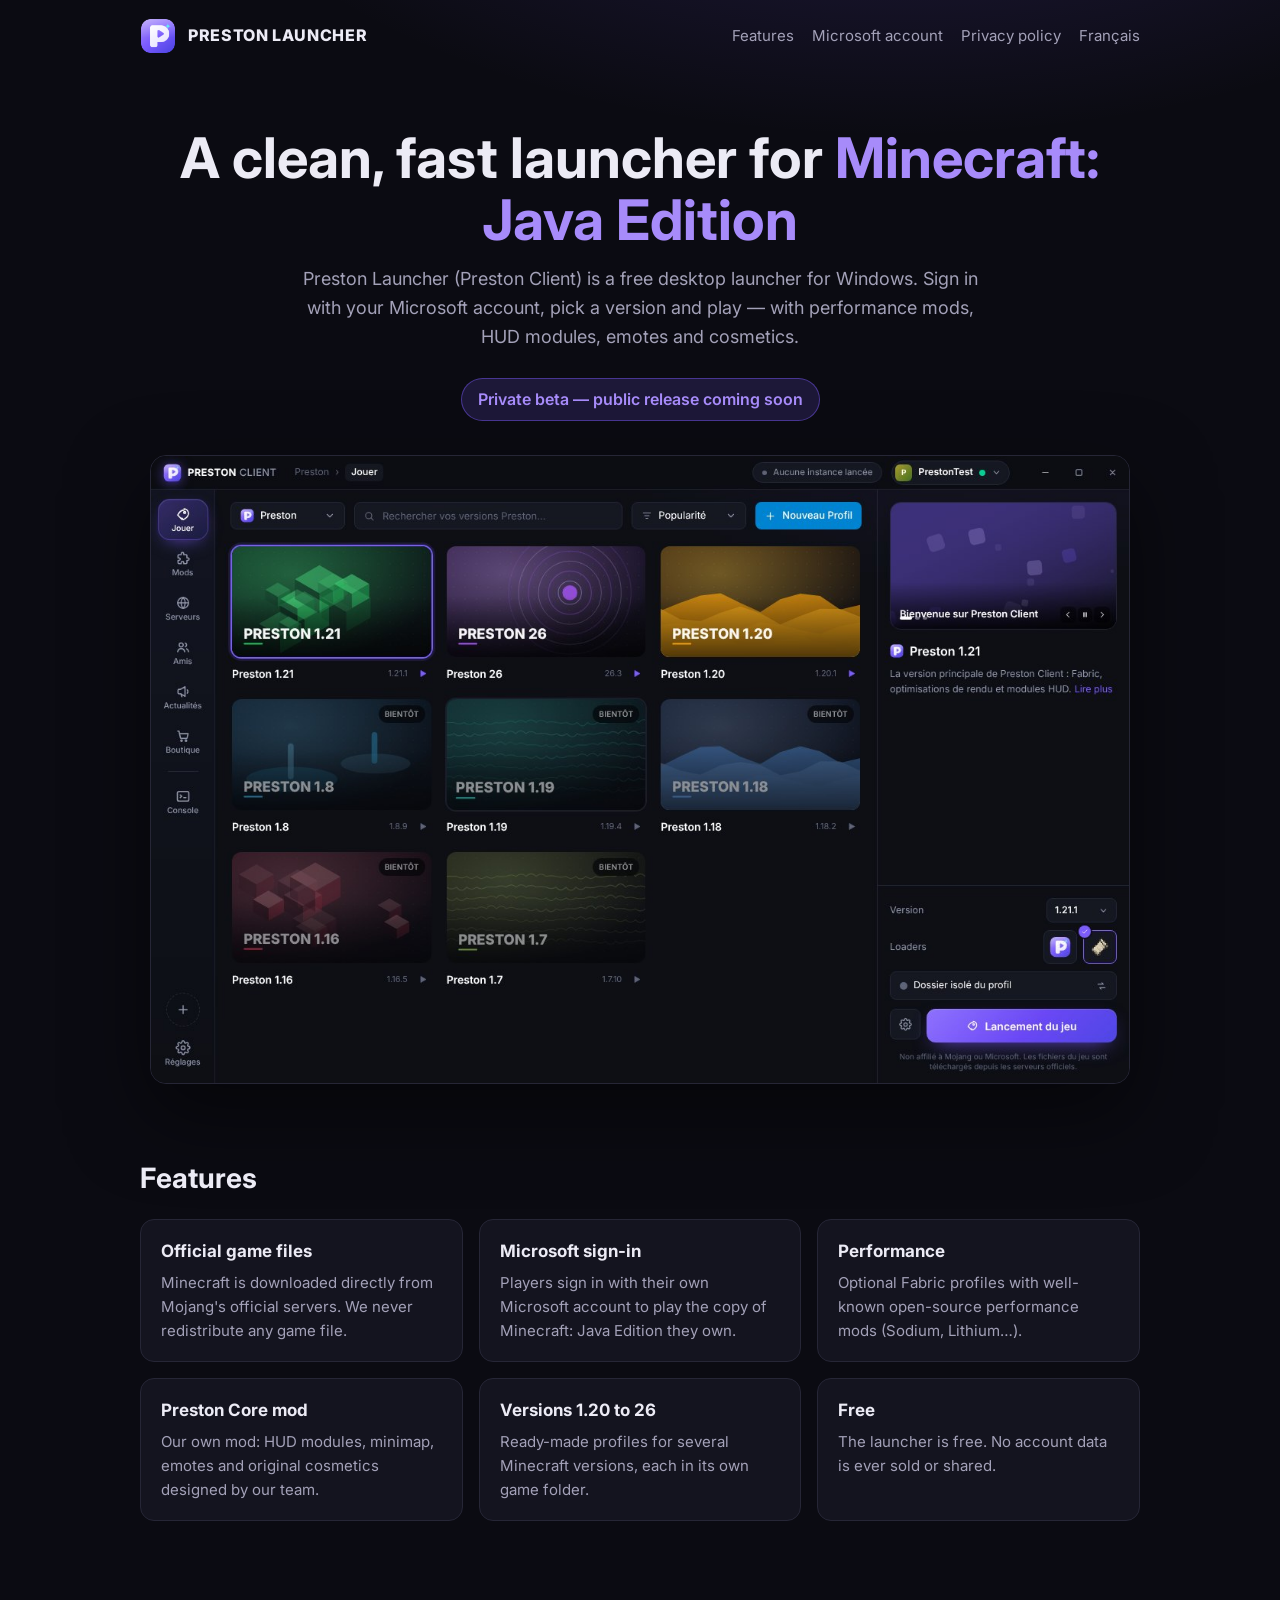
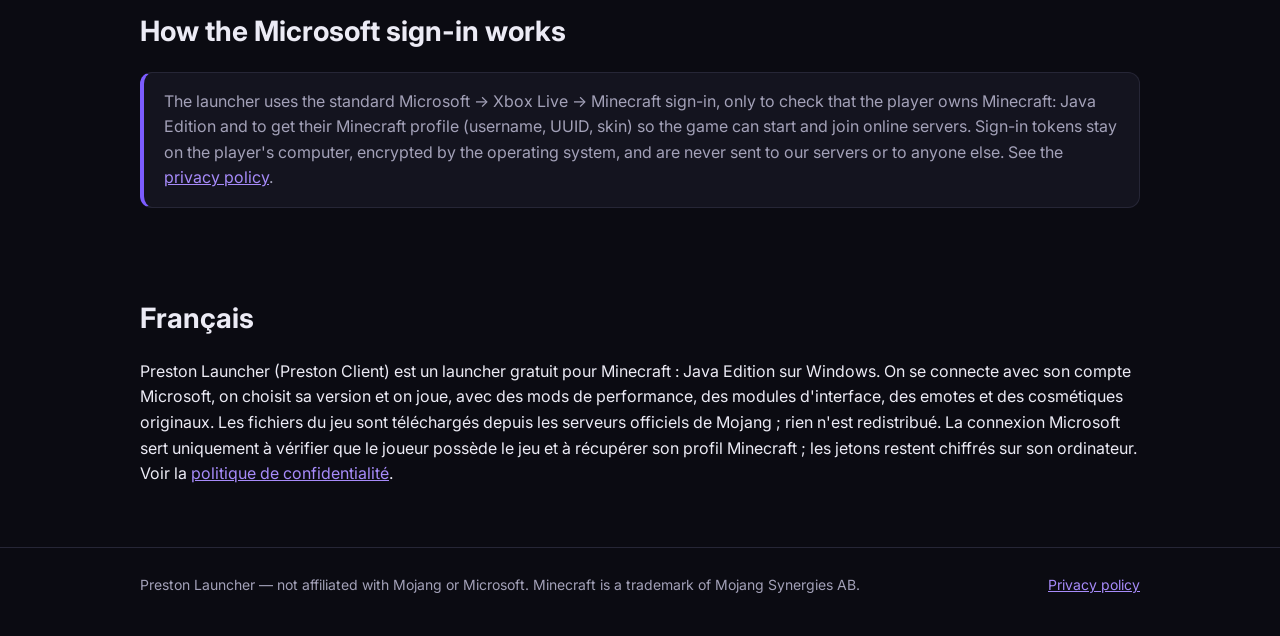
<file: index.html>
<!doctype html>
<html lang="en">
<head>
  <meta charset="utf-8">
  <meta name="viewport" content="width=device-width, initial-scale=1">
  <title>Preston Launcher</title>
  <meta name="description" content="Preston Launcher (Preston Client) — a free desktop launcher for Minecraft: Java Edition. Not affiliated with Mojang or Microsoft.">
  <link rel="icon" href="logo.png">
  <link rel="preconnect" href="https://fonts.googleapis.com">
  <link href="https://fonts.googleapis.com/css2?family=Inter:wght@400;600;800&display=swap" rel="stylesheet">
  <link rel="stylesheet" href="style.css">
</head>
<body>
  <div class="wrap">
    <header>
      <a class="brand" href="./"><img src="logo.png" alt="">PRESTON LAUNCHER</a>
      <nav>
        <a href="#features">Features</a>
        <a href="#account">Microsoft account</a>
        <a href="privacy.html">Privacy policy</a>
        <a href="#fr">Français</a>
      </nav>
    </header>

    <div class="hero">
      <h1>A clean, fast launcher for <span>Minecraft: Java Edition</span></h1>
      <p>Preston Launcher (Preston Client) is a free desktop launcher for Windows. Sign in with your Microsoft account,
        pick a version and play — with performance mods, HUD modules, emotes and cosmetics.</p>
      <span class="badge">Private beta — public release coming soon</span>
      <div class="shot"><img src="launcher.jpg" alt="Preston Launcher home screen" width="1280" height="820"></div>
    </div>

    <section id="features">
      <h2>Features</h2>
      <div class="grid">
        <div class="card"><h3>Official game files</h3><p>Minecraft is downloaded directly from Mojang's official servers. We never redistribute any game file.</p></div>
        <div class="card"><h3>Microsoft sign-in</h3><p>Players sign in with their own Microsoft account to play the copy of Minecraft: Java Edition they own.</p></div>
        <div class="card"><h3>Performance</h3><p>Optional Fabric profiles with well-known open-source performance mods (Sodium, Lithium…).</p></div>
        <div class="card"><h3>Preston Core mod</h3><p>Our own mod: HUD modules, minimap, emotes and original cosmetics designed by our team.</p></div>
        <div class="card"><h3>Versions 1.20 to 26</h3><p>Ready-made profiles for several Minecraft versions, each in its own game folder.</p></div>
        <div class="card"><h3>Free</h3><p>The launcher is free. No account data is ever sold or shared.</p></div>
      </div>
    </section>

    <section id="account">
      <h2>How the Microsoft sign-in works</h2>
      <div class="note">
        The launcher uses the standard Microsoft → Xbox Live → Minecraft sign-in, only to check that the player owns
        Minecraft: Java Edition and to get their Minecraft profile (username, UUID, skin) so the game can start and join
        online servers. Sign-in tokens stay on the player's computer, encrypted by the operating system, and are never
        sent to our servers or to anyone else. See the <a href="privacy.html">privacy policy</a>.
      </div>
    </section>

    <section id="fr">
      <h2>Français</h2>
      <p>Preston Launcher (Preston Client) est un launcher gratuit pour Minecraft : Java Edition sur Windows. On se connecte
        avec son compte Microsoft, on choisit sa version et on joue, avec des mods de performance, des modules d'interface,
        des emotes et des cosmétiques originaux. Les fichiers du jeu sont téléchargés depuis les serveurs officiels de
        Mojang ; rien n'est redistribué. La connexion Microsoft sert uniquement à vérifier que le joueur possède le jeu et
        à récupérer son profil Minecraft ; les jetons restent chiffrés sur son ordinateur. Voir la
        <a href="privacy.html#fr">politique de confidentialité</a>.</p>
    </section>
  </div>

  <footer>
    <div class="wrap">
      <span>Preston Launcher — not affiliated with Mojang or Microsoft. Minecraft is a trademark of Mojang Synergies AB.</span>
      <a href="privacy.html">Privacy policy</a>
    </div>
  </footer>
</body>
</html>
</file>
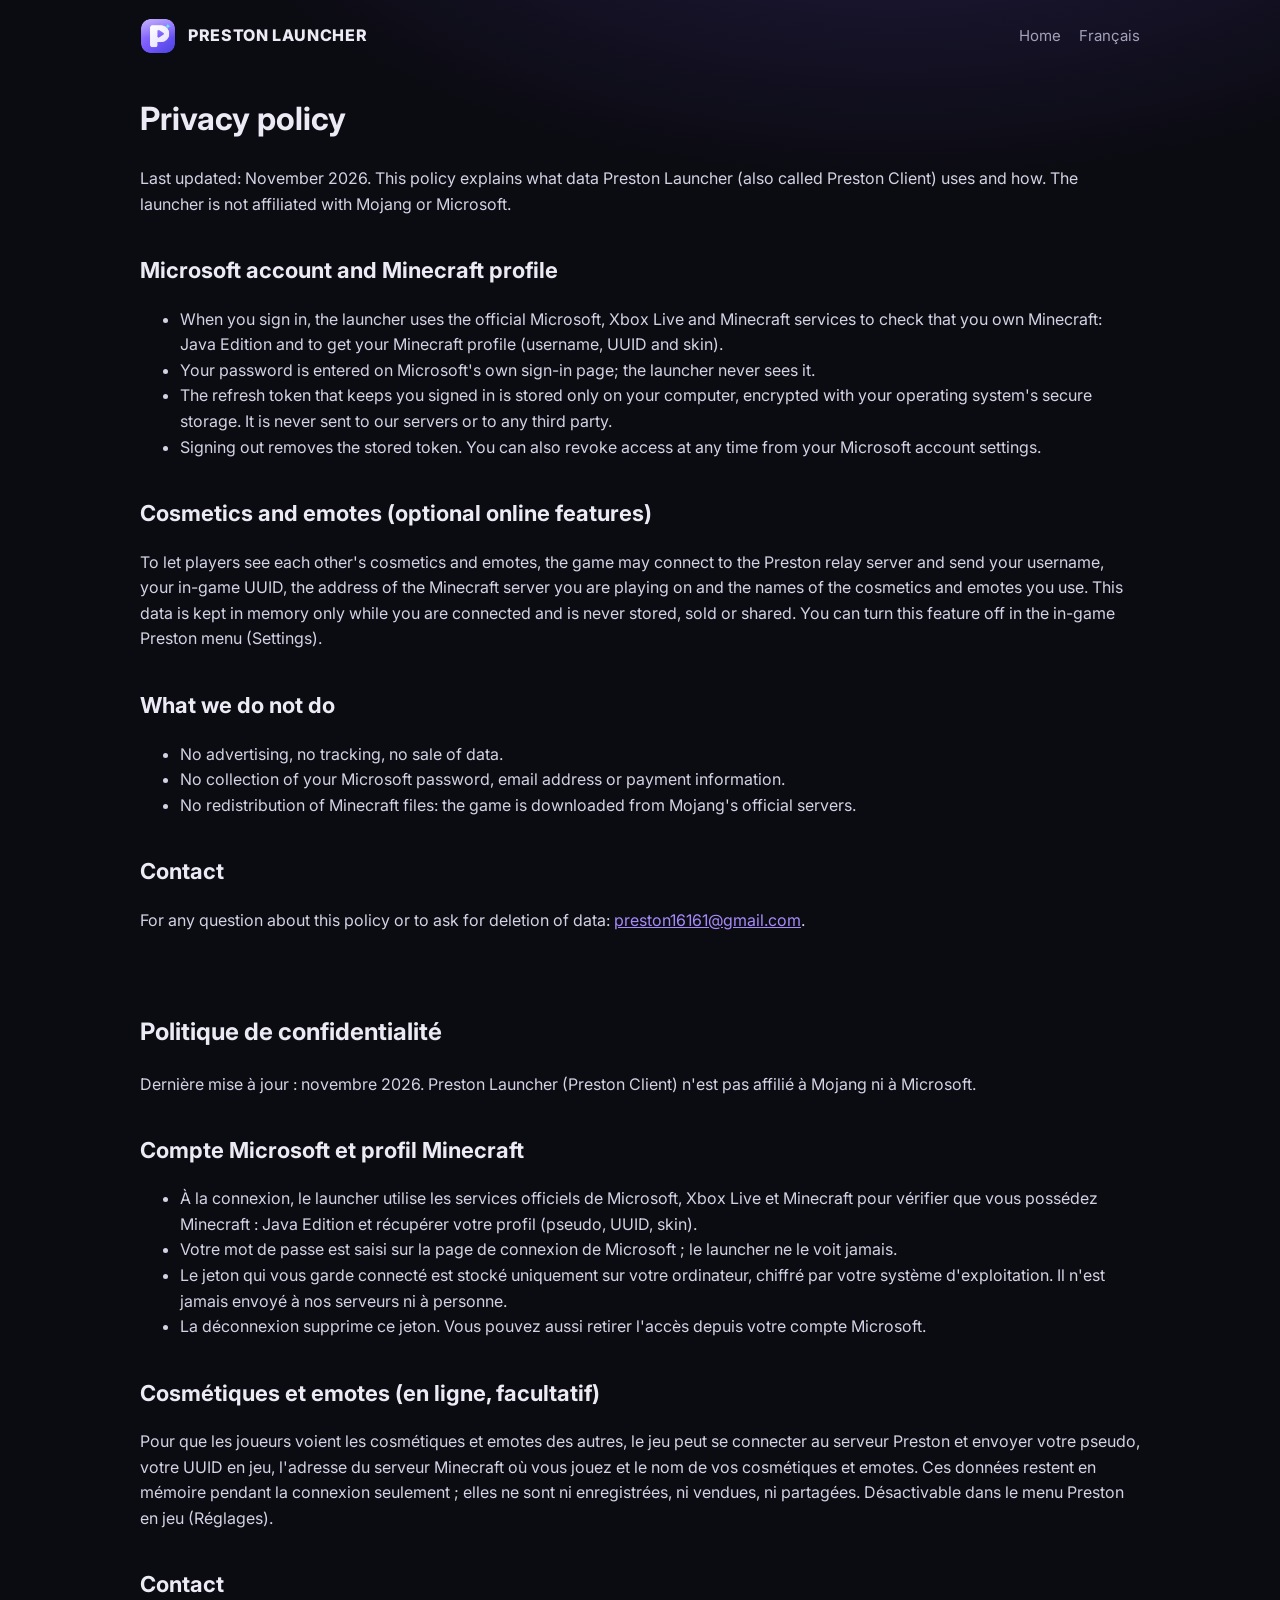
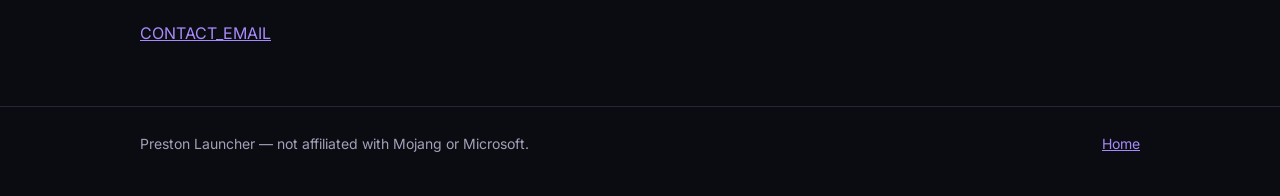
<file: privacy.html>
<!doctype html>
<html lang="en">
<head>
  <meta charset="utf-8">
  <meta name="viewport" content="width=device-width, initial-scale=1">
  <title>Privacy policy — Preston Launcher</title>
  <link rel="icon" href="logo.png">
  <link rel="preconnect" href="https://fonts.googleapis.com">
  <link href="https://fonts.googleapis.com/css2?family=Inter:wght@400;600;800&display=swap" rel="stylesheet">
  <link rel="stylesheet" href="style.css">
</head>
<body>
  <div class="wrap">
    <header>
      <a class="brand" href="./"><img src="logo.png" alt="">PRESTON LAUNCHER</a>
      <nav><a href="./">Home</a><a href="#fr">Français</a></nav>
    </header>

    <main class="legal">
      <h1>Privacy policy</h1>
      <p>Last updated: November 2026. This policy explains what data Preston Launcher (also called Preston Client)
        uses and how. The launcher is not affiliated with Mojang or Microsoft.</p>

      <h2>Microsoft account and Minecraft profile</h2>
      <ul>
        <li>When you sign in, the launcher uses the official Microsoft, Xbox Live and Minecraft services to check that
          you own Minecraft: Java Edition and to get your Minecraft profile (username, UUID and skin).</li>
        <li>Your password is entered on Microsoft's own sign-in page; the launcher never sees it.</li>
        <li>The refresh token that keeps you signed in is stored only on your computer, encrypted with your operating
          system's secure storage. It is never sent to our servers or to any third party.</li>
        <li>Signing out removes the stored token. You can also revoke access at any time from your Microsoft account
          settings.</li>
      </ul>

      <h2>Cosmetics and emotes (optional online features)</h2>
      <p>To let players see each other's cosmetics and emotes, the game may connect to the Preston relay server and
        send your username, your in-game UUID, the address of the Minecraft server you are playing on and the names of
        the cosmetics and emotes you use. This data is kept in memory only while you are connected and is never stored,
        sold or shared. You can turn this feature off in the in-game Preston menu (Settings).</p>

      <h2>What we do not do</h2>
      <ul>
        <li>No advertising, no tracking, no sale of data.</li>
        <li>No collection of your Microsoft password, email address or payment information.</li>
        <li>No redistribution of Minecraft files: the game is downloaded from Mojang's official servers.</li>
      </ul>

      <h2>Contact</h2>
      <p>For any question about this policy or to ask for deletion of data: <a href="mailto:CONTACT_EMAIL">preston16161@gmail.com</a>.</p>

      <section id="fr">
        <h1>Politique de confidentialité</h1>
        <p>Dernière mise à jour : novembre 2026. Preston Launcher (Preston Client) n'est pas affilié à Mojang ni à
          Microsoft.</p>
        <h2>Compte Microsoft et profil Minecraft</h2>
        <ul>
          <li>À la connexion, le launcher utilise les services officiels de Microsoft, Xbox Live et Minecraft pour
            vérifier que vous possédez Minecraft : Java Edition et récupérer votre profil (pseudo, UUID, skin).</li>
          <li>Votre mot de passe est saisi sur la page de connexion de Microsoft ; le launcher ne le voit jamais.</li>
          <li>Le jeton qui vous garde connecté est stocké uniquement sur votre ordinateur, chiffré par votre système
            d'exploitation. Il n'est jamais envoyé à nos serveurs ni à personne.</li>
          <li>La déconnexion supprime ce jeton. Vous pouvez aussi retirer l'accès depuis votre compte Microsoft.</li>
        </ul>
        <h2>Cosmétiques et emotes (en ligne, facultatif)</h2>
        <p>Pour que les joueurs voient les cosmétiques et emotes des autres, le jeu peut se connecter au serveur
          Preston et envoyer votre pseudo, votre UUID en jeu, l'adresse du serveur Minecraft où vous jouez et le nom de
          vos cosmétiques et emotes. Ces données restent en mémoire pendant la connexion seulement ; elles ne sont ni
          enregistrées, ni vendues, ni partagées. Désactivable dans le menu Preston en jeu (Réglages).</p>
        <h2>Contact</h2>
        <p><a href="mailto:CONTACT_EMAIL">CONTACT_EMAIL</a></p>
      </section>
    </main>
  </div>

  <footer>
    <div class="wrap">
      <span>Preston Launcher — not affiliated with Mojang or Microsoft.</span>
      <a href="./">Home</a>
    </div>
  </footer>
</body>
</html>
</file>
<file: style.css>
/* Preston Launcher — page de présentation (statique, sans dépendance). */
:root {
  --bg: #0b0b12;
  --panel: #14141f;
  --line: #262636;
  --text: #ecebf5;
  --muted: #a3a1b8;
  --accent: #7c5cff;
  --accent-2: #a78bfa;
}

* { box-sizing: border-box; }

html { scroll-behavior: smooth; }

body {
  margin: 0;
  background: radial-gradient(1200px 600px at 70% -10%, rgba(124, 92, 255, 0.22), transparent 60%), var(--bg);
  color: var(--text);
  font-family: 'Inter', system-ui, -apple-system, 'Segoe UI', sans-serif;
  line-height: 1.6;
}

a { color: var(--accent-2); }

.wrap { max-width: 1040px; margin: 0 auto; padding: 0 20px; }

header {
  display: flex; align-items: center; justify-content: space-between; gap: 16px;
  padding: 18px 0;
}
.brand { display: flex; align-items: center; gap: 12px; font-weight: 800; letter-spacing: 0.04em; color: var(--text); text-decoration: none; }
.brand img { width: 36px; height: 36px; border-radius: 9px; }
nav { display: flex; gap: 18px; flex-wrap: wrap; }
nav a { color: var(--muted); text-decoration: none; font-size: 15px; }
nav a:hover { color: var(--text); }

.hero { padding: 56px 0 28px; text-align: center; }
.hero h1 { font-size: clamp(32px, 6vw, 56px); line-height: 1.1; margin: 0 0 14px; }
.hero h1 span { color: var(--accent-2); }
.hero p { color: var(--muted); font-size: 18px; max-width: 680px; margin: 0 auto 26px; }
.badge {
  display: inline-block; padding: 8px 16px; border-radius: 999px;
  background: rgba(124, 92, 255, 0.16); border: 1px solid rgba(124, 92, 255, 0.45); color: var(--accent-2); font-weight: 600;
}

.shot { margin: 34px auto 0; max-width: 980px; }
.shot img { width: 100%; height: auto; border-radius: 16px; border: 1px solid var(--line); box-shadow: 0 30px 80px rgba(0, 0, 0, 0.5); display: block; }

section { padding: 44px 0; }
section h2 { font-size: 28px; margin: 0 0 18px; }

.grid { display: grid; grid-template-columns: repeat(auto-fit, minmax(240px, 1fr)); gap: 16px; }
.card { background: var(--panel); border: 1px solid var(--line); border-radius: 14px; padding: 18px 20px; }
.card h3 { margin: 0 0 6px; font-size: 17px; }
.card p { margin: 0; color: var(--muted); font-size: 15px; }

.note { background: var(--panel); border: 1px solid var(--line); border-left: 4px solid var(--accent); border-radius: 12px; padding: 16px 20px; color: var(--muted); }

.legal h2 { margin-top: 36px; font-size: 22px; }
.legal p, .legal li { color: #d4d2e4; }

footer { border-top: 1px solid var(--line); padding: 26px 0 40px; color: var(--muted); font-size: 14px; }
footer .wrap { display: flex; justify-content: space-between; gap: 12px; flex-wrap: wrap; }

@media (max-width: 640px) {
  header { flex-direction: column; align-items: flex-start; }
  nav { gap: 14px; }
  nav a { font-size: 14px; }
  .hero { padding-top: 28px; }
  .hero p { font-size: 16px; }
}
</file>
